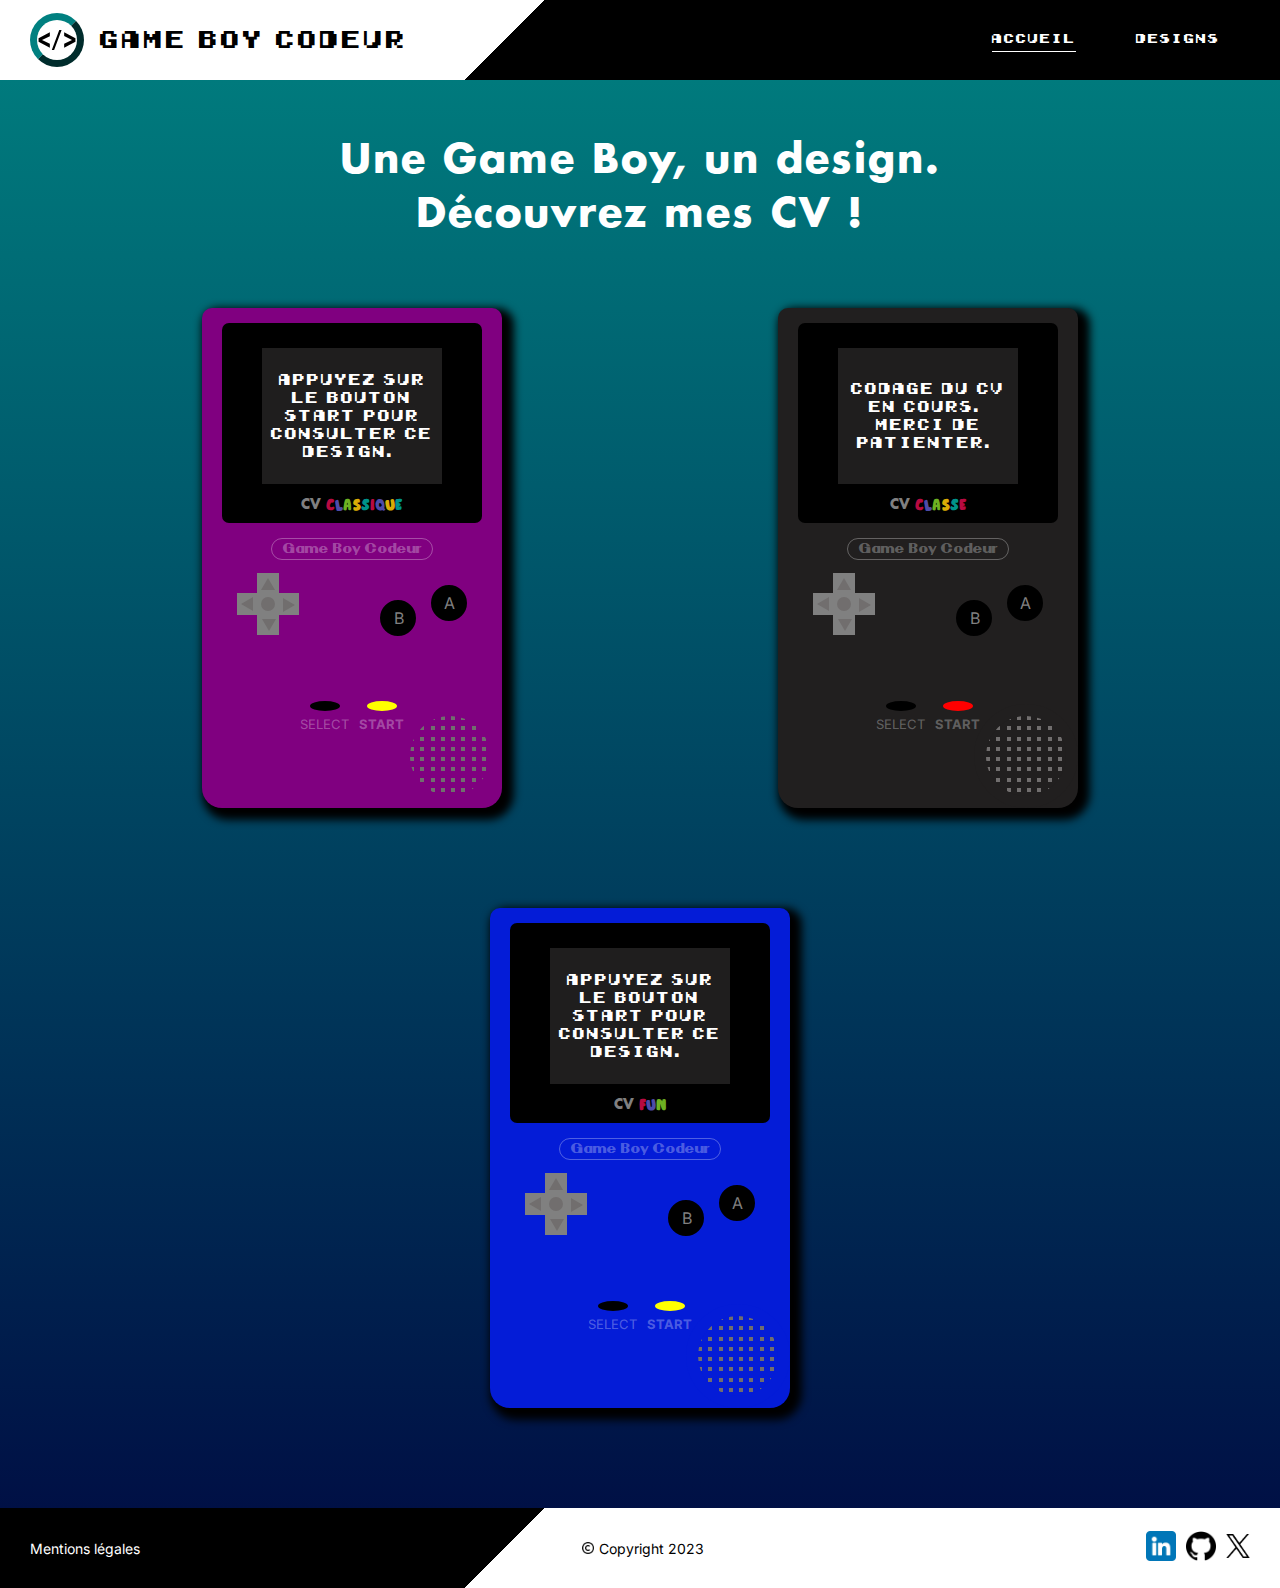
<file: index.html>
<!DOCTYPE html>
<html lang="fr">
<head>
    <meta charset="UTF-8">
    <meta name="description" content="Découvrez le profil de Martin Johnson, Game Designer. Passionné de jeux vidéos, 
    Martin Johnson a obtenu une licence écriture du Jeu Vidéo et effectué un stage de game design chez Ubisoft."> <!-- Décrire en 160 caractères environ -->
    <title>Accueil - Le Game Boy Codeur</title>
    <meta name="viewport" content="width=device-width, initial-scale=1.0">
    <link rel="stylesheet" href="style.css" type="text/css">
    <link rel="preconnect" href="https://fonts.googleapis.com">
    <link rel="preconnect" href="https://fonts.gstatic.com" crossorigin>
    <link href="https://fonts.googleapis.com/css2?family=Inter:wght@500&display=swap" rel="stylesheet">
    <!-- Favicon -->
    <link rel="apple-touch-icon" sizes="180x180" href="images/favicon-logo/apple-touch-icon.webp">
    <link rel="icon" type="image/png" sizes="32x32" href="images/favicon-logo/favicon-32x32.webp">
    <link rel="icon" type="image/png" sizes="16x16" href="images/favicon-logo/favicon-16x16.webp">
    <link rel="manifest" href="/site.webmanifest">
</head>
<body>
    <header>
        <div class="logo-nom">
            <a href="index.html">
                <img src="[data-uri]" alt="Logo du site des codeurs">
                <span id="title-header">Game Boy Codeur</span>
            </a>
        </div>
        <nav>
            <ul class="nav">
                <li><a class="active" href="index.html">Accueil</a></li>
                <li class="designs">Designs
                    <ul class="menu-deroulant">
                        <li><a href="cv-martin-johnson-classique.html">Classique</a></li>
                        <li><a href="#">Classe</a></li>
                        <li><a href="cv-martin-johnson-fun.html">Fun</a></li>
                    </ul>
                </li>
            </ul> 
        </nav>
    </header>
    <main>
        <h1 id="titre-principal-accueil">Une Game Boy, un design. Découvrez mes CV !</h1>

        <!-- Première console -->
        <div class="consoles">
            <div class="game-boy">
                <div class="tour-ecran">
                    <h2 class="titre-secondaire-accueil">CV <span class="l1">c</span><span class="l2">l</span><span class="l3">a</span><span class="l4">s</span><span class="l5">s</span><span class="l6">i</span><span class="l7">q</span><span class="l8">u</span><span class="l9">e</span></h2>
                    <div class="ecran">
                        <p>Appuyez sur le bouton <span class="indication">START</span> pour consulter ce design.</p>
                    </div>
                </div>
                <span class="marque">Game Boy Codeur</span>
                <div class="touches">
                    <div class="fond-croix">
                        <div class="croix">
                            <div class="fond"></div>
                            <div class="touche top"></div>
                            <div class="fond"></div>
                            <div class="touche left"></div>
                            <div class="touche center"></div>
                            <div class="touche right"></div>
                            <div class="fond"></div>
                            <div class="touche bottom"></div>
                            <div class="fond"></div>
                        </div>     
                    </div>
                    <div class="boutons">
                        <span class="bouton-b"></span>
                        <span class="bouton-a"></span>
                    </div>
                </div>
                <div class="boutons-select-start">
                    <div class="action">
                        <span class="bouton-ellipse"></span>
                        <span class="titre-bouton">Select</span>
                    </div>
                    <div class="action start">
                        <a href="cv-martin-johnson-classique.html" class="bouton-ellipse"></a>
                        <span class="titre-bouton">Start</span>
                    </div>
                </div>
                <div class="enceinte">
                    <div class="trou"></div>
                    <div class="trou"></div>
                    <div class="trou"></div>
                    <div class="trou"></div>
                    <div class="trou"></div>
                    <div class="trou"></div>
                    <div class="trou"></div>
                    <div class="trou"></div>
                    <div class="trou"></div>
                    <div class="trou"></div>
                    <div class="trou"></div>
                    <div class="trou"></div>
                    <div class="trou"></div>
                    <div class="trou"></div>
                    <div class="trou"></div>
                    <div class="trou"></div>
                    <div class="trou"></div>
                    <div class="trou"></div>
                    <div class="trou"></div>
                    <div class="trou"></div>
                    <div class="trou"></div>
                    <div class="trou"></div>
                    <div class="trou"></div>
                    <div class="trou"></div>
                    <div class="trou"></div>
                    <div class="trou"></div>
                    <div class="trou"></div>
                    <div class="trou"></div>
                    <div class="trou"></div>
                    <div class="trou"></div>
                    <div class="trou"></div>
                    <div class="trou"></div>
                    <div class="trou"></div>
                    <div class="trou"></div>
                    <div class="trou"></div>
                    <div class="trou"></div>
                    <div class="trou"></div>
                    <div class="trou"></div>
                    <div class="trou"></div>
                    <div class="trou"></div>
                    <div class="trou"></div>
                    <div class="trou"></div>
                    <div class="trou"></div>
                    <div class="trou"></div>
                    <div class="trou"></div>
                    <div class="trou"></div>
                    <div class="trou"></div>
                    <div class="trou"></div>
                    <div class="trou"></div>
                    <div class="trou"></div>
                    <div class="trou"></div>
                    <div class="trou"></div>
                    <div class="trou"></div>
                    <div class="trou"></div>
                    <div class="trou"></div>
                    <div class="trou"></div>
                    <div class="trou"></div>
                    <div class="trou"></div>
                    <div class="trou"></div>
                    <div class="trou"></div>
                    <div class="trou"></div>
                    <div class="trou"></div>
                    <div class="trou"></div>
                    <div class="trou"></div>
                </div>
            </div>

            <!-- Deuxième console -->
            <div class="game-boy classe">
                <div class="tour-ecran">
                    <h2 class="titre-secondaire-accueil">CV <span class="l1">c</span><span class="l2">l</span><span class="l3">a</span><span class="l4">s</span><span class="l5">s</span><span class="l6">e</span></h2>
                    <div class="ecran">
                        <p>Codage du CV en cours<span class="indication"></span>. Merci de patienter.</p>
                    </div>
                </div>
                <span class="marque">Game Boy Codeur</span>
                <div class="touches">
                    <div class="fond-croix">
                        <div class="croix">
                            <div class="fond"></div>
                            <div class="touche top"></div>
                            <div class="fond"></div>
                            <div class="touche left"></div>
                            <div class="touche center"></div>
                            <div class="touche right"></div>
                            <div class="fond"></div>
                            <div class="touche bottom"></div>
                            <div class="fond"></div>
                        </div>    
                    </div>
                    <div class="boutons">
                        <span class="bouton-b"></span>
                        <span class="bouton-a"></span>
                    </div>
                </div>
                <div class="boutons-select-start">
                    <div class="action">
                        <span class="bouton-ellipse"></span>
                        <span class="titre-bouton">Select</span>
                    </div>
                    <div class="action start">
                        <a href="#" class="bouton-ellipse"></a>
                        <span class="titre-bouton">START</span>
                    </div>
                </div>
                <div class="enceinte">
                    <div class="trou"></div>
                    <div class="trou"></div>
                    <div class="trou"></div>
                    <div class="trou"></div>
                    <div class="trou"></div>
                    <div class="trou"></div>
                    <div class="trou"></div>
                    <div class="trou"></div>
                    <div class="trou"></div>
                    <div class="trou"></div>
                    <div class="trou"></div>
                    <div class="trou"></div>
                    <div class="trou"></div>
                    <div class="trou"></div>
                    <div class="trou"></div>
                    <div class="trou"></div>
                    <div class="trou"></div>
                    <div class="trou"></div>
                    <div class="trou"></div>
                    <div class="trou"></div>
                    <div class="trou"></div>
                    <div class="trou"></div>
                    <div class="trou"></div>
                    <div class="trou"></div>
                    <div class="trou"></div>
                    <div class="trou"></div>
                    <div class="trou"></div>
                    <div class="trou"></div>
                    <div class="trou"></div>
                    <div class="trou"></div>
                    <div class="trou"></div>
                    <div class="trou"></div>
                    <div class="trou"></div>
                    <div class="trou"></div>
                    <div class="trou"></div>
                    <div class="trou"></div>
                    <div class="trou"></div>
                    <div class="trou"></div>
                    <div class="trou"></div>
                    <div class="trou"></div>
                    <div class="trou"></div>
                    <div class="trou"></div>
                    <div class="trou"></div>
                    <div class="trou"></div>
                    <div class="trou"></div>
                    <div class="trou"></div>
                    <div class="trou"></div>
                    <div class="trou"></div>
                    <div class="trou"></div>
                    <div class="trou"></div>
                    <div class="trou"></div>
                    <div class="trou"></div>
                    <div class="trou"></div>
                    <div class="trou"></div>
                    <div class="trou"></div>
                    <div class="trou"></div>
                    <div class="trou"></div>
                    <div class="trou"></div>
                    <div class="trou"></div>
                    <div class="trou"></div>
                    <div class="trou"></div>
                    <div class="trou"></div>
                    <div class="trou"></div>
                    <div class="trou"></div>
                </div>
            </div>

            <!-- Troisième console -->
            <div class="game-boy fun">
                <div class="tour-ecran">
                    <h2 class="titre-secondaire-accueil">CV <span class="l1">f</span><span class="l2">u</span><span class="l3">n</span></h2>
                    <div class="ecran">
                        <p>Appuyez sur le bouton <span class="indication">START</span> pour consulter ce design.</p>
                    </div> <!-- En vue d'une animation -->
                </div>
                <span class="marque">Game Boy Codeur</span>
                <div class="touches">
                    <div class="fond-croix">
                        <div class="croix">
                            <div class="fond"></div>
                            <div class="touche top"></div>
                            <div class="fond"></div>
                            <div class="touche left"></div>
                            <div class="touche center"></div>
                            <div class="touche right"></div>
                            <div class="fond"></div>
                            <div class="touche bottom"></div>
                            <div class="fond"></div>
                        </div>      
                    </div>
                    <div class="boutons">
                        <span class="bouton-b"></span>
                        <span class="bouton-a"></span>
                    </div>
                </div>
                <div class="boutons-select-start">
                    <div class="action">
                        <span class="bouton-ellipse"></span>
                        <span class="titre-bouton">Select</span>
                    </div>
                    <div class="action start">
                        <a href="cv-martin-johnson-fun.html" class="bouton-ellipse"></a>
                        <span class="titre-bouton">Start</span>
                    </div>
                </div>
                <div class="enceinte">
                    <div class="trou"></div>
                    <div class="trou"></div>
                    <div class="trou"></div>
                    <div class="trou"></div>
                    <div class="trou"></div>
                    <div class="trou"></div>
                    <div class="trou"></div>
                    <div class="trou"></div>
                    <div class="trou"></div>
                    <div class="trou"></div>
                    <div class="trou"></div>
                    <div class="trou"></div>
                    <div class="trou"></div>
                    <div class="trou"></div>
                    <div class="trou"></div>
                    <div class="trou"></div>
                    <div class="trou"></div>
                    <div class="trou"></div>
                    <div class="trou"></div>
                    <div class="trou"></div>
                    <div class="trou"></div>
                    <div class="trou"></div>
                    <div class="trou"></div>
                    <div class="trou"></div>
                    <div class="trou"></div>
                    <div class="trou"></div>
                    <div class="trou"></div>
                    <div class="trou"></div>
                    <div class="trou"></div>
                    <div class="trou"></div>
                    <div class="trou"></div>
                    <div class="trou"></div>
                    <div class="trou"></div>
                    <div class="trou"></div>
                    <div class="trou"></div>
                    <div class="trou"></div>
                    <div class="trou"></div>
                    <div class="trou"></div>
                    <div class="trou"></div>
                    <div class="trou"></div>
                    <div class="trou"></div>
                    <div class="trou"></div>
                    <div class="trou"></div>
                    <div class="trou"></div>
                    <div class="trou"></div>
                    <div class="trou"></div>
                    <div class="trou"></div>
                    <div class="trou"></div>
                    <div class="trou"></div>
                    <div class="trou"></div>
                    <div class="trou"></div>
                    <div class="trou"></div>
                    <div class="trou"></div>
                    <div class="trou"></div>
                    <div class="trou"></div>
                    <div class="trou"></div>
                    <div class="trou"></div>
                    <div class="trou"></div>
                    <div class="trou"></div>
                    <div class="trou"></div>
                    <div class="trou"></div>
                    <div class="trou"></div>
                    <div class="trou"></div>
                    <div class="trou"></div>
                </div>
            </div>
    </div>

    </main>
        <footer>
                <a href="#" class="mentions">Mentions légales</a>
                <div class="copyright">
                <img src="images/droits-dauteur.webp" alt="icône Copyright"><span >Copyright 2023</span>
                </div>
                <div class="reseaux-sociaux">
                    <a href="https://www.linkedin.com/"><img src="images/linkedin.webp" alt="Logo de LinkedIn"></a>
                    <a href="https://github.com/"><img src="images/github.webp" alt="Logo de GitHub"></a>
                    <a href="https://twitter.com/tweeter"><img class="twitter" src="images/twitter.webp" alt="Logo de X"></a>
                </div>
        </footer>
</body>
</html>
</file>
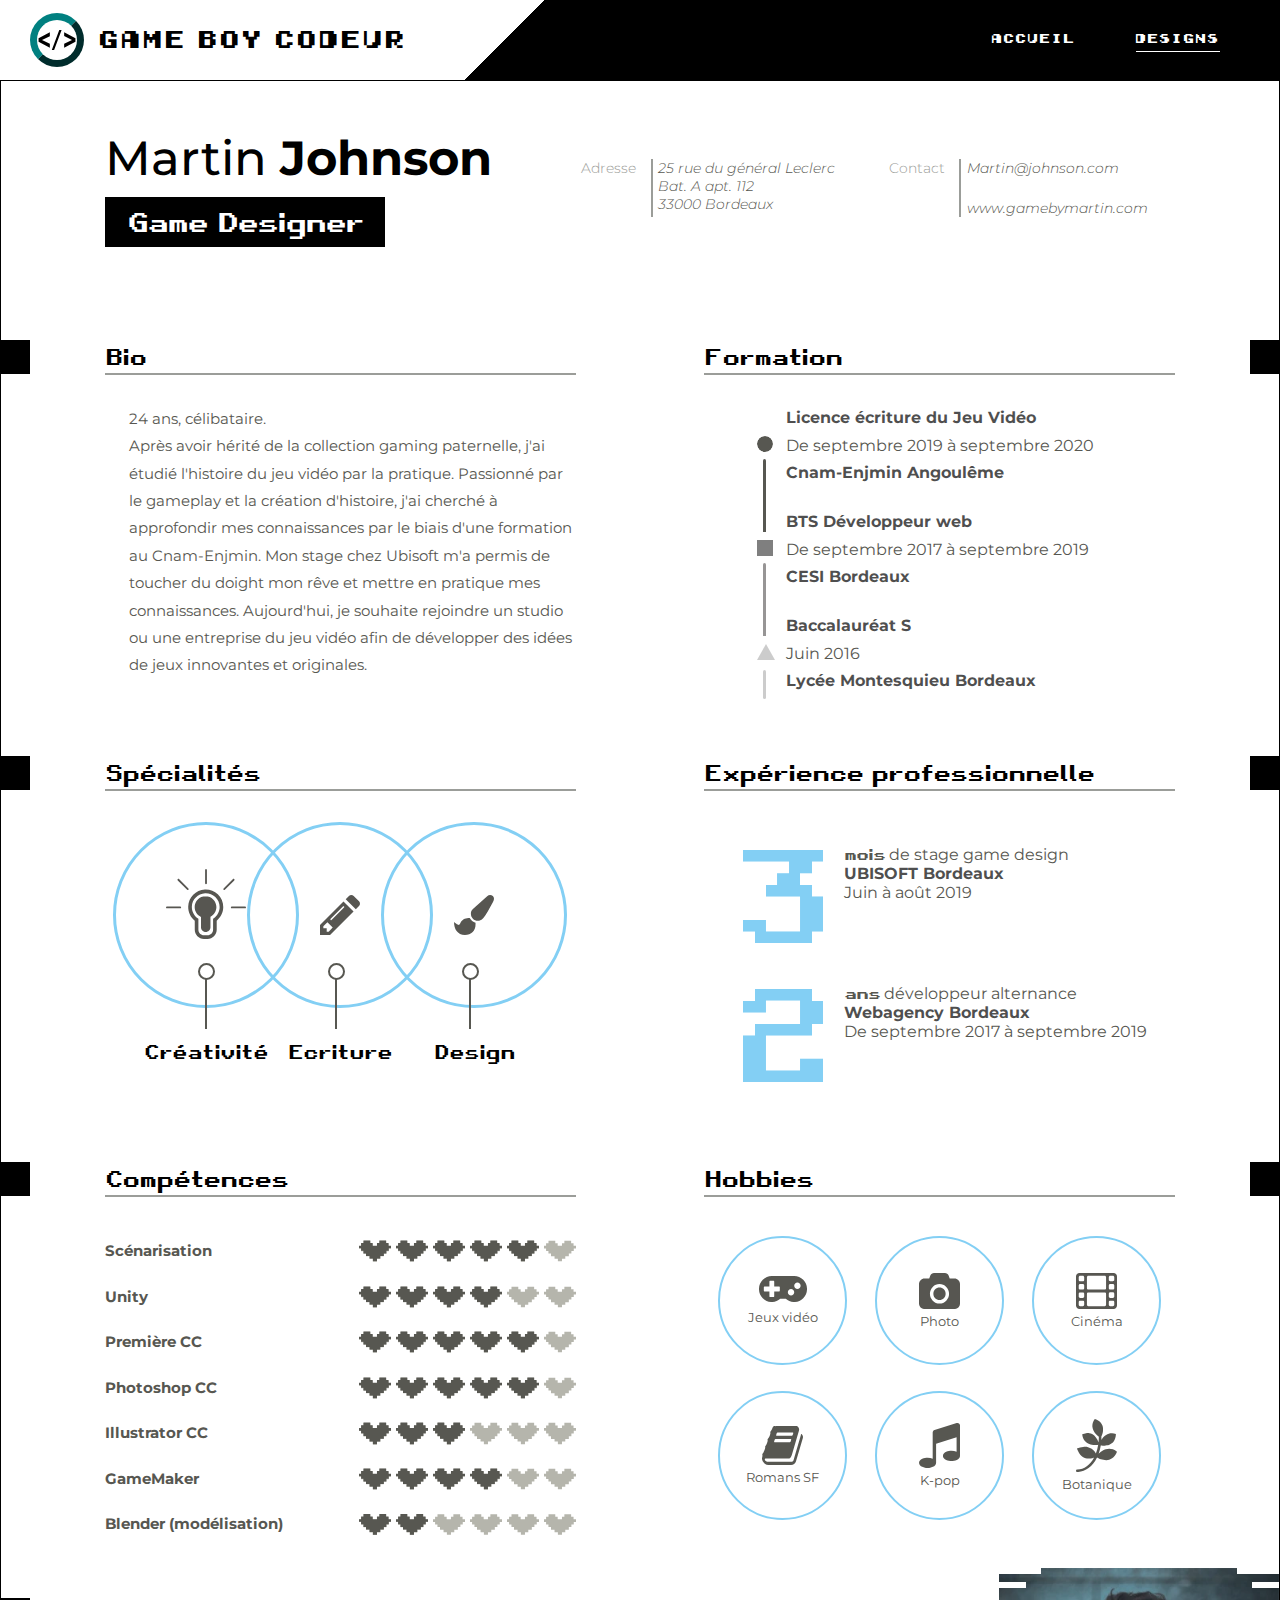
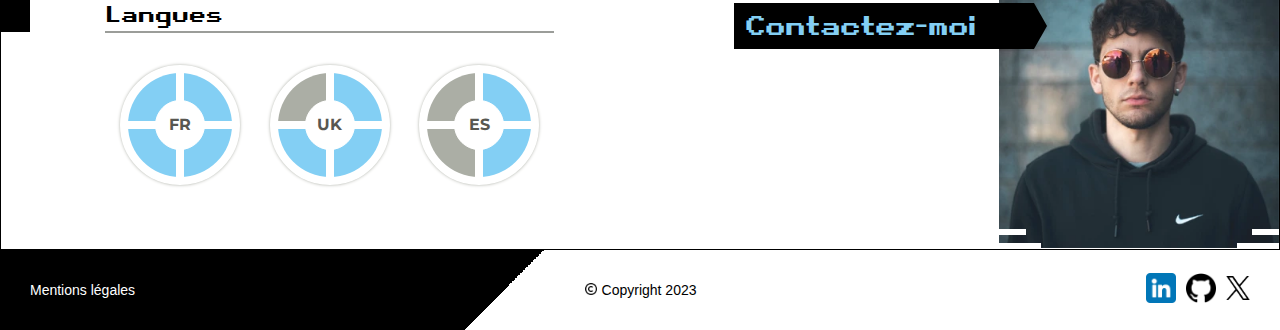
<file: cv-martin-johnson-classique.html>
<!DOCTYPE html>
<html lang="fr">
<head>
    <meta charset="UTF-8">
    <meta name="description" content="Découvrez le profil de Martin Johnson, Game Designer. Passionné de jeux vidéos, 
    Martin Johnson a obtenu une licence écriture du Jeu Vidéo et effectué un stage de game design chez Ubisoft."> <!-- Décrire en 160 caractères environ -->
    <title>CV Martin Johnson Game Designer</title>
    <meta name="viewport" content="width=device-width, initial-scale=1.0">
    <link rel="stylesheet" href="style.css" type="text/css">
    <link rel="stylesheet" href="cv-martin-johnson-classique.css" type="text/css">
    <link rel="preconnect" href="https://fonts.googleapis.com">
    <link rel="preconnect" href="https://fonts.googleapis.com">
    <link rel="preconnect" href="https://fonts.gstatic.com" crossorigin>
    <link href="https://fonts.googleapis.com/css2?family=Montserrat:ital,wght@0,100;0,300;0,500;0,600;0,700;1,300&display=swap" rel="stylesheet">
    <!-- Favicon -->
    <link rel="apple-touch-icon" sizes="180x180" href="images/favicon-logo/apple-touch-icon.webp">
    <link rel="icon" type="image/png" sizes="32x32" href="images/favicon-logo/favicon-32x32.webp">
    <link rel="icon" type="image/png" sizes="16x16" href="images/favicon-logo/favicon-16x16.webp">
    <link rel="manifest" href="/site.webmanifest">
</head>
<body>
    <header> 
        <div class="logo-nom">
            <a href="index.html">
                <img src="[data-uri]" alt="Logo du site des codeurs">
                <span id="title-header">Game Boy Codeur</span>
            </a>
        </div>
        <nav>
            <ul class="nav">
                <li><a href="index.html">Accueil</a></li>
                <li class="designs active">Designs
                    <ul class="menu-deroulant">
                        <li class="active"><a href="cv-martin-johnson-classique.html">Classique</a></li>
                        <li><a href="#">Classe</a></li>
                        <li><a href="cv-martin-johnson-fun.html">Fun</a></li>
                    </ul>
                </li>
            </ul> 
        </nav>
    </header>
    <div class="container">
        <div id="infos-contact" class="header-cv"> 
            <div id="entete">
                <h1 id="titre-cv">Martin <span class="plus-visible">Johnson</span></h1> 
                <h2 class="project">Game Designer</h2>
            </div>
            <address> 
                <div class="header-contact">
                    <span class="title">Adresse</span>
                    <div class="coordonnees">
                        <a href="https://maps.app.goo.gl/Ns6v85nVUT2A5e1c7" title="Consulter l'adresse de Martin Johnson sur Google Map">
                            25 rue du général Leclerc<br> 
                            Bat. A apt. 112<br>
                            33000 Bordeaux
                        </a>
                    </div>
                </div>
                <div class="header-contact">
                    <span class="title">Contact</span>
                    <div class="coordonnees">
                        <a class="email" href="mailto:martin@johnson.com" title="Envoyer un mail à Martin Johnson">Martin@johnson.com</a>
                        <a href="#" title="Visiter le site de Martin Johnson">www.gamebymartin.com</a>
                    </div>
                </div>
            </address>
        </div>
        <main>
            <div class="ligne">
                <section class="bio">
                    <h3>Bio</h3>
                    <p>24 ans, célibataire.<br>
                        Après avoir hérité de la collection gaming paternelle, 
                        j'ai étudié l'histoire du jeu vidéo par la pratique. 
                        Passionné par le gameplay et la création d'histoire, 
                        j'ai cherché à approfondir mes connaissances par le biais 
                        d'une formation au Cnam-Enjmin. Mon stage chez Ubisoft m'a 
                        permis de toucher du doight mon rêve et mettre en pratique 
                        mes connaissances. Aujourd'hui, je souhaite rejoindre un 
                        studio ou une entreprise du jeu vidéo afin de développer des 
                        idées de jeux innovantes et originales.
                    </p>
                </section>
                <section class="formation">
                    <h3>Formation</h3>
                    <ol>
                        <li class="licence">
                            <h4 class="diplome">Licence écriture du Jeu Vidéo</h4>
                            <span class="periode">De septembre 2019 à septembre 2020</span>
                            <span class="organisme">Cnam-Enjmin Angoulême</span>
                        </li>
                        <li class="bts">
                            <h4 class="diplome">BTS Développeur web</h4>
                            <span class="periode">De septembre 2017 à septembre 2019</span>
                            <span class="organisme">CESI Bordeaux</span>
                        </li>
                        <li class="baccalaureat">
                            <h4 class="diplome">Baccalauréat S</h4>
                            <span class="periode">Juin 2016</span>
                            <span class="organisme">Lycée Montesquieu Bordeaux</span>
                        </li>
                    </ol>
                </section>
            </div> 
            
            <div class="ligne">
                <section class="specialites">
                        <h3>Spécialités</h3>
                        <div class="specialite-ensemble">
                            <div class="specialite-detail">
                                <div class="cercle-specialite ampoule"></div>
                                <div class="petit-rond"></div>
                                <span class="intitule">Créativité</span>
                            </div>
                            <div class="specialite-detail">
                                <div class="cercle-specialite crayon"></div>
                                <div class="petit-rond"></div>
                                <span class="intitule">Ecriture</span>
                            </div>
                            <div class="specialite-detail">
                                <div class="cercle-specialite pinceau"></div>
                                <div class="petit-rond"></div>
                                <span class="intitule">Design</span>
                            </div>
                        </div>   
                </section>  
                <section class="experience">
                    <h3>Expérience professionnelle</h3>
                    <ol>
                        <li id="ubisoft">
                            <span class="nombre">3</span>
                            <span class="periode"><span class="unite">mois</span> de stage game design</span>
                            <span class="organisme">UBISOFT Bordeaux</span>
                            <span class="periode">Juin à août 2019</span>
                        </li>
                        <li id="webagency">
                            <span class="nombre">2</span>
                            <span class="periode"><span class="unite">ans</span> développeur alternance</span>
                            <span class="organisme">Webagency Bordeaux</span>
                            <span class="periode">De septembre 2017 à septembre 2019</span>
                        </li>
                    </ol>
                </section>
            </div>

            <div class="ligne">
                <section class="competence">
                    <h3>Compétences</h3>
                    <ul>
                        <li><span>Scénarisation</span>
                            <div class="niveau"> 
                                <img class="coeur-gris-fonce" src="images/coeur1.svg" alt="Coeur gris foncé pixelisé">
                                <img class="coeur-gris-fonce" src="images/coeur1.svg" alt="Coeur gris foncé pixelisé">
                                <img class="coeur-gris-fonce" src="images/coeur1.svg" alt="Coeur gris foncé pixelisé">
                                <img class="coeur-gris-fonce" src="images/coeur1.svg" alt="Coeur gris foncé pixelisé">
                                <img class="coeur-gris-fonce" src="images/coeur1.svg" alt="Coeur gris foncé pixelisé">
                                <img class="coeur-gris-clair" src="images/coeur2.svg" alt="Coeur gris clair pixelisé">
                            </div>
                        </li>
                        <li><span>Unity</span>
                            <div class="niveau">
                                <img class="coeur-gris-fonce" src="images/coeur1.svg" alt="Coeur gris foncé pixelisé">
                                <img class="coeur-gris-fonce" src="images/coeur1.svg" alt="Coeur gris foncé pixelisé">
                                <img class="coeur-gris-fonce" src="images/coeur1.svg" alt="Coeur gris foncé pixelisé">
                                <img class="coeur-gris-fonce" src="images/coeur1.svg" alt="Coeur gris foncé pixelisé">
                                <img class="coeur-gris-fonce" src="images/coeur2.svg" alt="Coeur gris clair pixelisé">
                                <img class="coeur-gris-clair" src="images/coeur2.svg" alt="Coeur gris clair pixelisé">
                            </div>
                        </li>
                        <li><span>Première CC</span>
                            <div class="niveau">
                                <img class="coeur-gris-fonce" src="images/coeur1.svg" alt="Coeur gris foncé pixelisé">
                                <img class="coeur-gris-fonce" src="images/coeur1.svg" alt="Coeur gris foncé pixelisé">
                                <img class="coeur-gris-fonce" src="images/coeur1.svg" alt="Coeur gris foncé pixelisé">
                                <img class="coeur-gris-fonce" src="images/coeur1.svg" alt="Coeur gris foncé pixelisé">
                                <img class="coeur-gris-fonce" src="images/coeur1.svg" alt="Coeur gris foncé pixelisé">
                                <img class="coeur-gris-clair" src="images/coeur2.svg" alt="Coeur gris clair pixelisé">
                            </div>
                        </li>
                        <li><span>Photoshop CC</span>
                            <div class="niveau">
                                <img class="coeur-gris-fonce" src="images/coeur1.svg" alt="Coeur gris foncé pixelisé">
                                <img class="coeur-gris-fonce" src="images/coeur1.svg" alt="Coeur gris foncé pixelisé">
                                <img class="coeur-gris-fonce" src="images/coeur1.svg" alt="Coeur gris foncé pixelisé">
                                <img class="coeur-gris-fonce" src="images/coeur1.svg" alt="Coeur gris foncé pixelisé">
                                <img class="coeur-gris-fonce" src="images/coeur1.svg" alt="Coeur gris foncé pixelisé">
                                <img class="coeur-gris-clair" src="images/coeur2.svg" alt="Coeur gris clair pixelisé">
                            </div>
                        </li>
                        <li><span>Illustrator CC</span>
                            <div class="niveau">
                                <img class="coeur-gris-fonce" src="images/coeur1.svg" alt="Coeur gris foncé pixelisé">
                                <img class="coeur-gris-fonce" src="images/coeur1.svg" alt="Coeur gris foncé pixelisé">
                                <img class="coeur-gris-fonce" src="images/coeur1.svg" alt="Coeur gris foncé pixelisé">
                                <img class="coeur-gris-fonce" src="images/coeur2.svg" alt="Coeur gris clair pixelisé">
                                <img class="coeur-gris-fonce" src="images/coeur2.svg" alt="Coeur gris clair pixelisé">
                                <img class="coeur-gris-clair" src="images/coeur2.svg" alt="Coeur gris clair pixelisé">
                            </div>
                        </li>
                        <li><span>GameMaker</span>
                            <div class="niveau">
                                <img class="coeur-gris-fonce" src="images/coeur1.svg" alt="Coeur gris foncé pixelisé">
                                <img class="coeur-gris-fonce" src="images/coeur1.svg" alt="Coeur gris foncé pixelisé">
                                <img class="coeur-gris-fonce" src="images/coeur1.svg" alt="Coeur gris foncé pixelisé">
                                <img class="coeur-gris-fonce" src="images/coeur1.svg" alt="Coeur gris foncé pixelisé">
                                <img class="coeur-gris-fonce" src="images/coeur2.svg" alt="Coeur gris clair pixelisé">
                                <img class="coeur-gris-clair" src="images/coeur2.svg" alt="Coeur gris clair pixelisé">
                            </div>
                        </li>
                        <li id="modelisation"><span>Blender (modélisation)</span>
                            <div class="niveau">
                                <img class="coeur-gris-fonce" src="images/coeur1.svg" alt="Coeur gris foncé pixelisé">
                                <img class="coeur-gris-fonce" src="images/coeur1.svg" alt="Coeur gris foncé pixelisé">
                                <img class="coeur-gris-fonce" src="images/coeur2.svg" alt="Coeur gris clair pixelisé">
                                <img class="coeur-gris-fonce" src="images/coeur2.svg" alt="Coeur gris clair pixelisé">
                                <img class="coeur-gris-fonce" src="images/coeur2.svg" alt="Coeur gris clair pixelisé">
                                <img class="coeur-gris-clair" src="images/coeur2.svg" alt="Coeur gris clair pixelisé">
                            </div>
                        </li>
                    </ul>
                </section>
                <section class="hobbies">
                    <h3>Hobbies</h3>
                    <div class="hobbies-ligne">
                        <figure class="jeux"><img id="manette" src="images/manette.svg" alt="Icône d'une manettre de jeu vidéo"><figcaption>Jeux vidéo</figcaption></figure> 
                        <figure class="photo"><img class="icone-hobbies" src="images/appareil-photo.svg" alt="Icône d'un appareil photo"><figcaption>Photo</figcaption></figure>
                        <figure class="cinema"><img class="icone-hobbies" src="images/cinema.svg" alt="Icône d'une bande image de cinéma"><figcaption>Cinéma</figcaption></figure>
                    </div>
                    <div class="hobbies-ligne">
                        <figure class="roman"><img class="icone-hobbies" src="images/livre.svg" alt="Icône d'un livre"><figcaption>Romans SF</figcaption></figure>
                        <figure class="k-pop"><img class="icone-hobbies" src="images/musique.svg" alt="Icône représentant une note de musique"><figcaption>K-pop</figcaption></figure>
                        <figure class="botanique"><img class="icone-hobbies" src="images/feuille.svg" alt="Icône représentant une feuille"><figcaption>Botanique</figcaption></figure>
                    </div>
                </section>
            </div>
            <div class="ligne">
                <section class="langues">
                    <h3>Langues</h3>
                    <div class="cibles">
                        <div class="cercle-langue fr">
                            <div class="quarter"></div>
                            <div class="quarter"></div>
                            <div class="quarter"></div>  
                            <div class="quarter"></div>
                            <div class="center">
                                <span>fr</span>
                            </div>
                        </div>
                        <div class="cercle-langue uk">
                            <div class="quarter gris"></div>
                            <div class="quarter"></div>
                            <div class="quarter"></div> 
                            <div class="quarter"></div>
                            <div class="center">
                                <span>uk</span>
                            </div>
                        </div>
                        <div class="cercle-langue es">
                            <div class="quarter gris"></div>
                            <div class="quarter"></div>
                            <div class="quarter gris"></div> 
                            <div class="quarter"></div>
                            <div class="center">
                                <span>es</span>
                            </div>
                        </div>
                    </div>  
                </section>
            </div>
            <div class="photo-contact">
                <div class="photo-container">
                    <img id="portrait" src="images/portrait-martin.webp" alt="Photographie de Martin Johnson">
                    <a href="#infos-contact" title="Accéder aux informations de contact"><span id="contact">Contactez-moi</span></a> 
                    <span class="grande top-left"></span>
                    <span class="top-left"></span>
                    <span class="grande top-right"></span>  
                    <span class="top-right"></span>   
                    <span class="grande bottom-right"></span>
                    <span class="bottom-right"></span>
                    <span class="grande bottom-left"></span>     
                    <span class="bottom-left"></span>
                </div>  
            </div>
        </main>
    </div>
    <footer>
        <a href="#" class="mentions">Mentions légales</a>
        <div class="copyright">
        <img src="images/droits-dauteur.webp" alt="icône Copyright"><span >Copyright 2023</span>
        </div>
        <div class="reseaux-sociaux">
            <a href="https://www.linkedin.com/"><img src="images/linkedin.webp" alt="Logo de LinkedIn"></a>
            <a href="https://github.com/"><img src="images/github.webp" alt="Logo de GitHub"></a>
            <a href="https://twitter.com/tweeter"><img class="twitter" src="images/twitter.webp" alt="Logo de X"></a>
        </div>
    </footer>
</body>
</html>
</file>
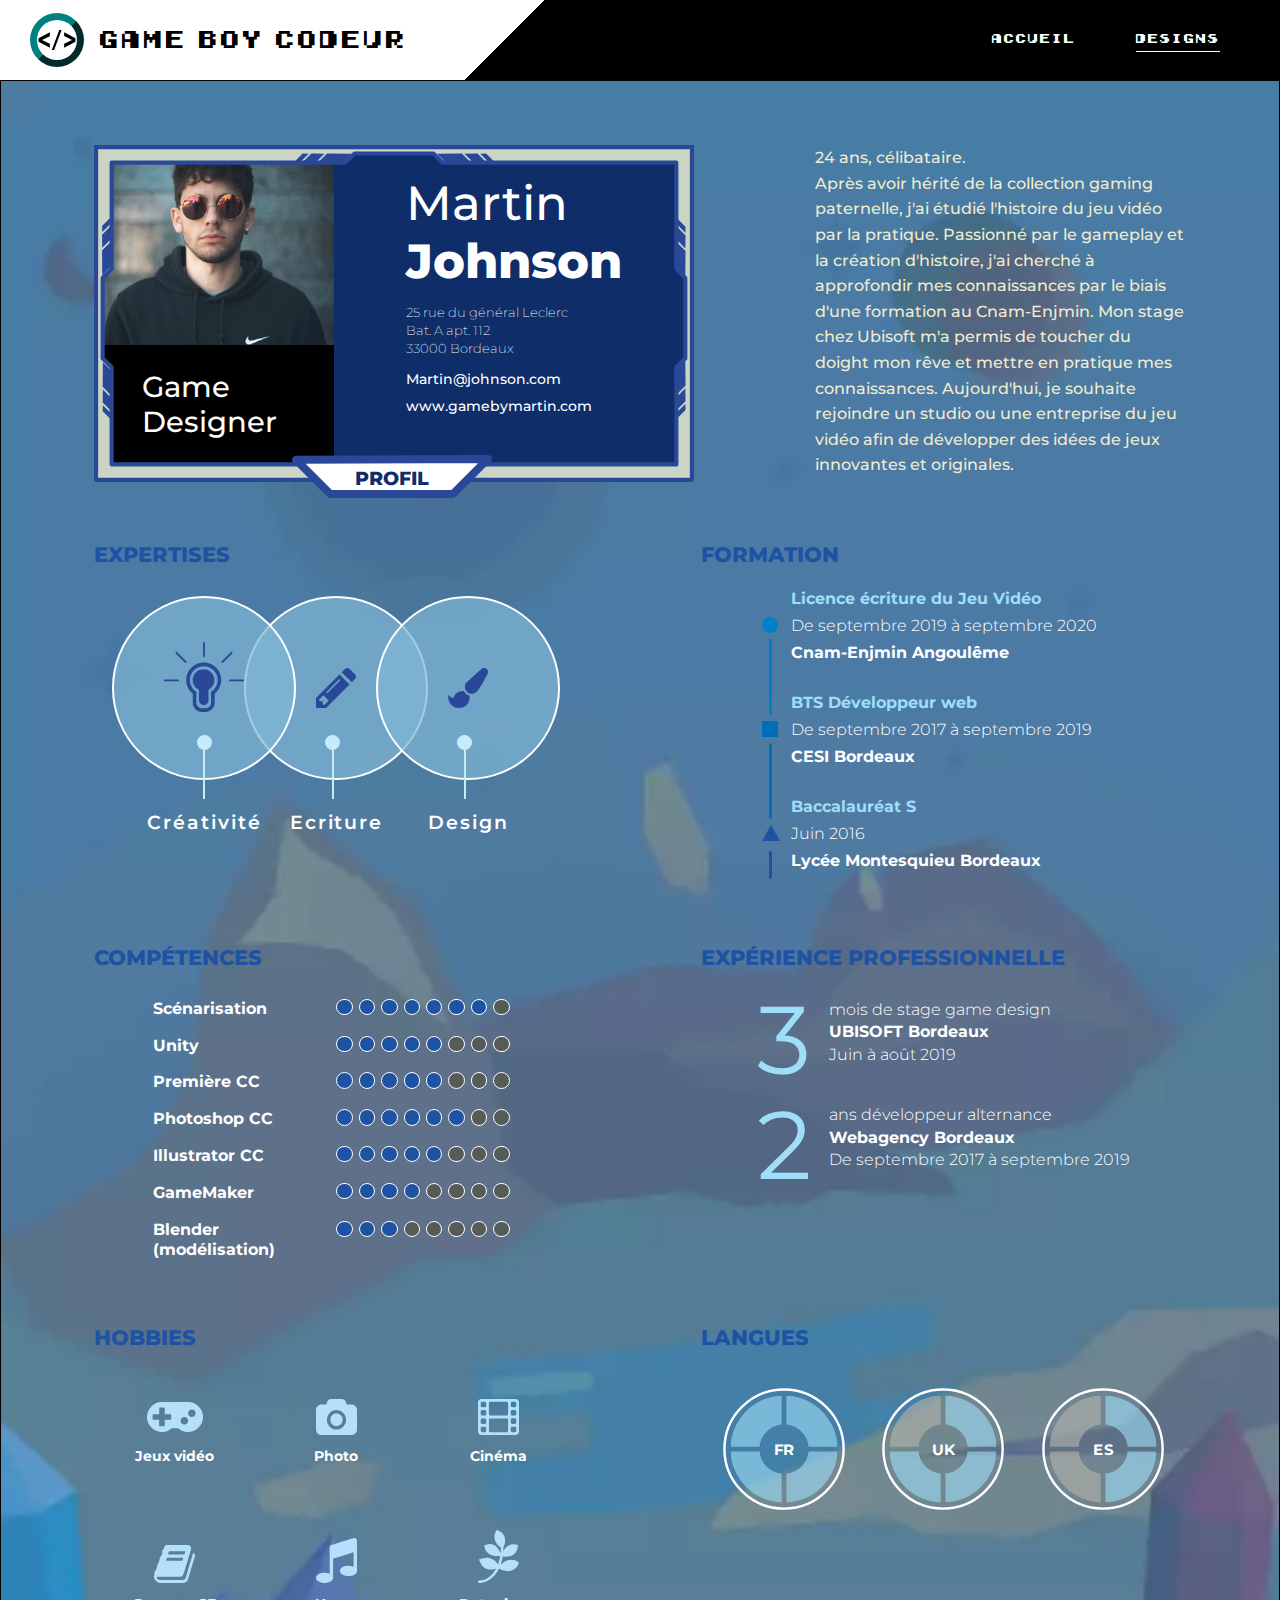
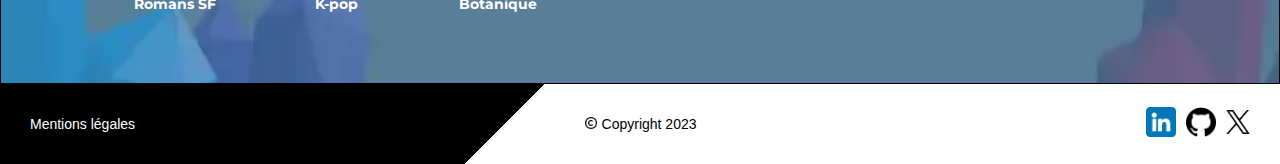
<file: cv-martin-johnson-fun.html>
<!DOCTYPE html>
<html lang="fr">
<head>
    <meta charset="UTF-8">
    <meta name="description" content="Découvrez le profil de Martin Johnson, Game Designer. Passionné de jeux vidéos, 
    Martin Johnson a obtenu une licence écriture du Jeu Vidéo et effectué un stage de game design chez Ubisoft."> 
    <title>CV Game designer Martin Johnson</title>
    <meta name="viewport" content="width=device-width, initial-scale=1.0">
    <link rel="stylesheet" href="style.css" type="text/css">
    <link rel="stylesheet" href="cv-martin-johnson-fun.css" type="text/css">
    <link rel="preconnect" href="https://fonts.googleapis.com">
    <link rel="preconnect" href="https://fonts.gstatic.com" crossorigin>
    <link href="https://fonts.googleapis.com/css2?family=Montserrat:wght@200;300;400;500;600;700;800&display=swap" rel="stylesheet">
    <!-- Favicon -->
    <link rel="apple-touch-icon" sizes="180x180" href="images/favicon-logo/apple-touch-icon.webp">
    <link rel="icon" type="image/png" sizes="32x32" href="images/favicon-logo/favicon-32x32.webp">
    <link rel="icon" type="image/png" sizes="16x16" href="images/favicon-logo/favicon-16x16.webp">
    <link rel="manifest" href="/site.webmanifest">
</head>
<body>
    <header>
        <div class="logo-nom">
            <a href="index.html">
                <img src="[data-uri]" alt="Logo du site des codeurs">
                <span id="title-header">Game Boy Codeur</span>
            </a>
        </div>
        <nav>
            <ul class="nav">
                <li><a href="index.html">Accueil</a></li>
                <li class="designs active">Designs
                    <ul class="menu-deroulant">
                        <li><a href="cv-martin-johnson-classique.html">Classique</a></li>
                        <li><a href="#">Classe</a></li>
                        <li class="active"><a href="cv-martin-johnson-fun.html">Fun</a></li>
                    </ul>
                </li>
            </ul> 
        </nav>
    </header>
    <div class="container">
    <section id="header-cv">
                    <div class="cadre">
                        
                        <div class="coordonnees">
                            <h1>Martin <span class="plus-visible">Johnson</span></h1>
                            <address>
                                <a class="adresse" href="https://maps.app.goo.gl/Ns6v85nVUT2A5e1c7">
                                    25 rue du général Leclerc<br>
                                    Bat. A apt. 112<br>
                                    33000 Bordeaux
                                </a>
                                <a class="email" href="mailto:martin@johnson.com">Martin@johnson.com</a>
                                <a class="site" href="www.gamebymartin.com">www.gamebymartin.com</a>
                            </address>
                        </div>
                        <div class="portrait"></div>
                        <div class="projet">
                            <h2 class="projet">Game Designer</h2>
                        </div>
                        <img class="joli-cadre" src="images/cadre.svg" alt="Cadre beige et bleu entourant les informations personnelles de Martin Johnson">
                        <div class="profil">
                            <span>Profil</span>  
                        </div>
                    </div>
          
            <p>24 ans, célibataire.<br>
                Après avoir hérité de la collection gaming paternelle, 
                j'ai étudié l'histoire du jeu vidéo par la pratique. 
                Passionné par le gameplay et la création d'histoire, 
                j'ai cherché à approfondir mes connaissances par le biais 
                d'une formation au Cnam-Enjmin. Mon stage chez Ubisoft m'a 
                permis de toucher du doight mon rêve et mettre en pratique 
                mes connaissances. Aujourd'hui, je souhaite rejoindre un 
                studio ou une entreprise du jeu vidéo afin de développer des
                idées de jeux innovantes et originales.
            </p>
    </section>
    <main>
        <div class="ligne">
            <section class="expertise">
                <h3>Expertises</h3>
                <div class="expertise-ensemble">
                    <div class="expertise-detail">
                        <div class="cercle-expertise ampoule"></div>
                        <div class="petit-rond"></div>
                        <span class="intitule">Créativité</span>
                    </div>
                    <div class="expertise-detail">
                        <div class="cercle-expertise crayon"></div>
                        <div class="petit-rond"></div>
                        <span class="intitule">Ecriture</span>
                    </div>
                    <div class="expertise-detail">
                        <div class="cercle-expertise pinceau"></div>
                        <div class="petit-rond"></div>
                        <span class="intitule">Design</span>
                    </div>
                </div>
            </section>
            <section class="formation">
                <h3>Formation</h3>
                <ol>
                    <li class="licence">
                        <h4 class="diplome">Licence écriture du Jeu Vidéo</h4>
                        <span class="periode">De septembre 2019 à septembre 2020</span>
                        <span class="organisme">Cnam-Enjmin Angoulême</span>
                    </li>
                    <li class="bts">
                        <h4 class="diplome">BTS Développeur web</h4>
                        <span class="periode">De septembre 2017 à septembre 2019</span>
                        <span class="organisme">CESI Bordeaux</span>
                    </li>
                    <li class="baccalaureat">
                        <h4 class="diplome">Baccalauréat S</h4>
                        <span class="periode">Juin 2016</span>
                        <span class="organisme">Lycée Montesquieu Bordeaux</span>
                    </li>
                </ol>
            </section>
        </div> 
        
        <div class="ligne">
            <section class="competence">
                <h3>Compétences</h3>
                <ul>
                    <li><span>Scénarisation</span>
                        <div class="niveau">
                            <span class="rond"></span>
                            <span class="rond"></span>
                            <span class="rond"></span>
                            <span class="rond"></span>
                            <span class="rond"></span>
                            <span class="rond"></span>
                            <span class="rond"></span>
                            <span class="rond gris"></span>
                        </div>
                    </li>
                    <li><span>Unity</span>
                        <div class="niveau">
                            <span class="rond"></span>
                            <span class="rond"></span>
                            <span class="rond"></span>
                            <span class="rond"></span>
                            <span class="rond"></span>
                            <span class="rond gris"></span>
                            <span class="rond gris"></span>
                            <span class="rond gris"></span>
                        </div>
                    </li>
                    <li><span>Première CC</span>
                        <div class="niveau">
                            <span class="rond"></span>
                            <span class="rond"></span>
                            <span class="rond"></span>
                            <span class="rond"></span>
                            <span class="rond"></span>
                            <span class="rond gris"></span>
                            <span class="rond gris"></span>
                            <span class="rond gris"></span>
                        </div>
                    </li>
                    <li><span>Photoshop CC</span>
                        <div class="niveau">
                            <span class="rond"></span>
                            <span class="rond"></span>
                            <span class="rond"></span>
                            <span class="rond"></span>
                            <span class="rond"></span>
                            <span class="rond"></span>
                            <span class="rond gris"></span>
                            <span class="rond gris"></span>
                        </div>
                    </li>
                    <li><span>Illustrator CC</span>
                        <div class="niveau">
                            <span class="rond"></span>
                            <span class="rond"></span>
                            <span class="rond"></span>
                            <span class="rond"></span>
                            <span class="rond"></span>
                            <span class="rond gris"></span>
                            <span class="rond gris"></span>
                            <span class="rond gris"></span>
                        </div>
                    </li>
                    <li><span>GameMaker</span>
                        <div class="niveau">
                            <span class="rond"></span>
                            <span class="rond"></span>
                            <span class="rond"></span>
                            <span class="rond"></span>
                            <span class="rond gris"></span>
                            <span class="rond gris"></span>
                            <span class="rond gris"></span>
                            <span class="rond gris"></span>
                        </div>
                    </li>
                    <li id="modelisation"><span>Blender (modélisation)</span>
                        <div class="niveau">
                            <span class="rond"></span>
                            <span class="rond"></span>
                            <span class="rond"></span>
                            <span class="rond gris"></span>
                            <span class="rond gris"></span>
                            <span class="rond gris"></span>
                            <span class="rond gris"></span>
                            <span class="rond gris"></span>
                        </div>
                    </li>
                </ul>
            </section>        
            <section class="experience">
                <h3>Expérience professionnelle</h3>
                <ol>
                    <li id="ubisoft">
                        <span class="nombre">3</span>
                        <span class="periode">mois de stage game design</span>
                        <span class="organisme">UBISOFT Bordeaux</span>
                        <span class="periode">Juin à août 2019</span>
                    </li>
                    <li id="webagency">
                        <span class="nombre">2</span>
                        <span class="periode">ans développeur alternance</span>
                        <span class="organisme">Webagency Bordeaux</span>
                        <span class="periode">De septembre 2017 à septembre 2019</span>
                    </li>
                </ol>
            </section>
        </div>

        <div class="ligne">
            <section class="hobbies">
                <h3>Hobbies</h3>
                <div class="hobbies-ligne">
                    <figure class="jeux"><img id="manette" src="images/manette-2.svg" alt="Icône d'une manettre de jeu vidéo"><figcaption>Jeux vidéo</figcaption></figure> 
                    <figure class="photo"><img class="icone-hobbies" src="images/appareil-photo-2.svg" alt="Icône d'un appareil photo"><figcaption>Photo</figcaption></figure>
                    <figure class="cinema"><img class="icone-hobbies" src="images/cinema-2.svg" alt="Icône d'une bande image de cinéma"><figcaption>Cinéma</figcaption></figure>
                </div>
                <div class="hobbies-ligne">
                    <figure class="roman"><img class="icone-hobbies" src="images/livre-2.svg" alt="Icône d'un livre"><figcaption>Romans SF</figcaption></figure>
                    <figure class="k-pop"><img class="icone-hobbies" src="images/musique-2.svg" alt="Icône représentant une note de musique"><figcaption>K-pop</figcaption></figure>
                    <figure class="botanique"><img class="icone-hobbies" src="images/feuille-2.svg" alt="Icône représentant une feuille"><figcaption>Botanique</figcaption></figure>
                </div>
            </section>
            <section class="langues">
                <h3>Langues</h3>
                <div class="cibles">
                    <div class="cercle-langue fr">
                        <div class="quarter one"></div>
                        <div class="quarter two"></div>
                        <div class="quarter three"></div>  
                        <div class="quarter four"></div>
                        <div class="center">
                            <span>fr</span>
                        </div>
                    </div>
                    <div class="cercle-langue uk">
                        <div class="quarter one gris"></div>
                        <div class="quarter two"></div>
                        <div class="quarter three"></div> 
                        <div class="quarter four"></div>
                        <div class="center">
                            <span>uk</span>
                        </div>
                    </div>
                    <div class="cercle-langue es">
                        <div class="quarter one gris"></div>
                        <div class="quarter two"></div>
                        <div class="quarter three gris"></div> 
                        <div class="quarter four"></div>
                        <div class="center">
                            <span>es</span>
                        </div>
                    </div>
                </div>  
            </section>
        </div>
    </main>
</div>
<footer>
    <a href="#" class="mentions">Mentions légales</a>
    <div class="copyright">
    <img src="images/droits-dauteur.webp" alt="icône Copyright"><span >Copyright 2023</span>
    </div>
    <div class="reseaux-sociaux">
        <a href="https://www.linkedin.com/"><img src="images/linkedin.webp" alt="Logo de LinkedIn"></a>
        <a href="https://github.com/"><img src="images/github.webp" alt="Logo de GitHub"></a>
        <a href="https://twitter.com/tweeter"><img class="twitter" src="images/twitter.webp" alt="Logo de X"></a>
    </div>
</footer>
</body>
</html>
</file>
<file: style.css>
@font-face {
    font-family: "Early GameBoy";
    src: url('fonts/early-gameboy.ttf') format(truetype);
  }

@font-face {
    font-family: Nintendo;
    src: url(fonts/nintendo.otf) format(OpenType);
}

@font-face {
    font-family: "Futura Bold";
    src: url(fonts/futura-bold.otf) format(OpenType);
}

@font-face {
    font-family: "Paymon";
    src: url(fonts/paymon.otf) format(OpenType);
}

@font-face {
    font-family: Retrogaming;
    src: url('fonts/retrogaming.ttf') format(truetype);
}

* {
    margin: 0;
}

body {
    background: linear-gradient(teal, #000a42);
}

a {
    text-decoration: none;
}

li {
    list-style-type: none;
}

header, footer {
    height: 80px;
}

header {
    display: flex;
    justify-content: space-between; 
    background: linear-gradient(135deg, #ffffff 0% 40%, #000000 40% 100%);
}

footer {
    background: linear-gradient(135deg, #000000 0% 40%, #ffffff 40% 100%);
}

header img {
    width: 40px;
    background-color: white;
    border-radius: 100%;
    height: auto;
    border: 7px outset teal;
}

.logo-nom { 
    display: flex;
    justify-content: flex-start;
    align-items: center;
    max-width: 35%;
    padding-left: 30px;
}

.logo-nom a { 
    display: flex;
    height: inherit;
    justify-content: flex-start ;
    align-items: center;
    gap: 16px;
    text-decoration: none;
}

#title-header {
    color: black;
    font-size: 22px;
    display: block;
    font-family: "Early GameBoy", sans-serif;
}

nav, .nav {
    display: flex;
    font-family: "Early GameBoy", sans-serif;
    font-size: 12px;
    color: #ffffff;
}

nav {
    justify-content: flex-end;
    padding-right: 30px;
}

.nav { /* ul de la navigation */
    justify-content: space-around;
    align-items: center;
    padding-right: 30px;
    gap: 5em;
}

nav a, nav li {
    color: #ffffff;
    transition: color .4s;
    padding-bottom: 4px;
}

nav li:hover, nav a:hover {
    color: teal;
    transform: scale(1.1);
}

.active {
    text-decoration-line: underline;
    text-decoration-style: solid;
    text-decoration-color: white;
    text-underline-offset: 8px;
}

.designs {
    position: relative;
    z-index: 1;
}

.menu-deroulant {
    display: none;
    position: absolute;
    left: -2.2em;
    background-color: #000000;
    padding: 1em 2em;
}

.menu-deroulant li {
    font-size: 10px;
    margin: 1em 0;
    text-align: center;
}

.designs:hover > .menu-deroulant { /* Parent > enfant = "si le deuxième élément est un enfant du premier, alors il adoptera les propriétés suivantes : */
    display: block;
   
}

#titre-principal-accueil {
    color: #ffffff;
    font-family: 'Futura Bold', sans-serif;
    font-size: 40px;
    letter-spacing: .05em;
    text-align: center;
    padding-top: 50px;
    padding-bottom: 20px;
    width: 60%;
    margin: auto;
}

.consoles {
    display: flex;
    flex-direction: row;
    justify-content: space-around;
    align-items: center;
    width: 90%;
    margin: auto;
    flex-wrap: wrap;
    font-family: Inter, sans-serif;
    margin-bottom: 50px;
}

.game-boy {
    width: 300px;
    height: 500px;
    background-color: purple;
    border-radius: 10px 10px 20px 20px;
    margin: 50px;
    box-shadow: 6px 6px 9px 6px black;
    position: relative;
    transition: transform 2.1s;
}

.game-boy.classe {
    background-color: #211f1f;
}

.game-boy.fun {
    background-color: #041cd7;
}

.game-boy:hover {
    transform: scale(1.15);
}

.tour-ecran {
    width: 260px;
    height: 200px;
    background-color: black;
    margin: 15px auto 0;
    border-radius: 7px;
    display: flex;
    flex-direction: column-reverse;
    justify-content: flex-start;
    align-items: center;
}

.titre-secondaire-accueil {
    text-transform: uppercase;
    color: grey;
    width: 100%; 
    font-size: 14px;
    padding: 5px 0;
    text-align: center;
    margin-bottom: 5px;
    font-family: "Futura Bold", sans-serif;
    font-weight: bolder;
}

.l1, .l2, .l3, .l4, .l5, .l6, .l7, .l8, .l9 {
    display: inline-block;
    font-style: normal;
    font-family: Paymon, sans-serif;
    letter-spacing: 1px;
}

.l1, .l6  {
    color:  #b80a41;
}    

.l2, .l7 {
    color: #4e4ba8; 
    transform: rotate(-10deg);
}

.l3 {
    color: #6eb122;
}

.l4, .l8 {
    color: #daac06; 
    transform: rotate(-10deg);
}

.l5, .l9 {
    color: #00938a; 
}


.ecran {
    width: 180px;
    height: 160px;
    background-color: rgb(31, 30, 30);
    border-top: 25px solid black;
    border-right: 40px solid black;
    border-left: 40px solid black;
    border-bottom: 5px solid black;
    border-radius: 15px;
    position: relative;
    display: flex;
    flex-direction: column;
    justify-content: center;
    align-items: center;
}  

.ecran p {
    font-family: "Early GameBoy", sans-serif;
    text-align: center;
    color: #ffffff;
    font-size: 14px;
}

.indication {
    display: inline-block;
    animation: apparait 2s infinite;
}

@keyframes apparait {
    0%{
        text-shadow: 0 0 white;
    }

    50%{
        text-shadow: 0px 2px 7px yellow; 
    }

    100%{
        text-shadow: 0 0 white;
    }
}

.marque {
    display: block;
    font-family: Nintendo, sans-serif;
    color: rgba(255, 255, 255, 0.3);
    width: 50%;
    text-align: center;
    padding: 5px;
    border: 1px solid rgba(255, 255, 255, 0.3);
    border-radius: 25px;
    margin: 15px auto 0;
    font-size: 9px;
}

.touches {
    display: flex;
    flex: row;
    justify-content: space-between;
    align-items: center;
    width: 100%;
}

.fond-croix {
    background-color: grey;
    width: 60px;
    height: 60px;
    margin-left: 35px;
}

.croix {
    display: grid;
    grid-template-rows: 20px 20px 20px;
    grid-template-columns: 20px 20px 20px;
    background-color: purple;
}

.classe .croix {
    background-color: #211f1f;
}

.fun .croix {
    background-color: #041cd7;
}

.fond {
    width: 20px;
    height: 20px;
}

.touche {
    width: 20px;
    height: 20px;
    position: relative;
    background-color: grey;
    border: .5px solid grey;
}

.touche.center::before {
    content: ''; 
    width: 14px;
    height: 14px;
    background-color: #716e6e;
    border-radius: 100%;
    position: absolute;
    right: 3px;
    top: 3px;
}

.touche.top::after {
    content: '';
    border-bottom: 12px solid #716e6e;
    border-left: 7px solid transparent;
    border-right: 7px solid transparent;
    position: absolute;
    right: 3.5px;
    top: 4px;
}

.touche.right::after {
    content: '';
    border-left: 12px solid #716e6e;
    border-top: 7px solid transparent;
    border-bottom: 7px solid transparent;
    position: absolute;
    top: 4px;
    left: 5px;
}

.touche.bottom::after {
    content: '';
    border-top: 12px solid #716e6e;
    border-right: 7px solid transparent;
    border-left: 7px solid transparent;
    position: absolute;
    left: 3.5px;
    top: 5px;
}

.touche.left::after {
    content: '';
    border-right: 12px solid #716e6e;
    border-top: 7px solid transparent;
    border-bottom: 7px solid transparent;
    position: absolute;
    bottom: 3px;
    right: 5px;
}

.boutons {
    display: flex;
    justify-content: flex-end;
    align-items: center;
    width: 100%;
    padding-right: 35px;
}

.bouton-a {
    display: block;
    border: 18px solid black;
    border-radius: 100%;
    background-color: black;
    position: relative;
}

.bouton-a:after {
    content: 'A';
    color: grey;
    position: absolute;
    top: -10px;
    right: -6px;
}

.bouton-b {
    display: block;
    border: 18px solid black;
    border-radius: 100%;
    background-color: black;
    position: relative;
    margin-top: 40px;
    margin-bottom: 10px;
    margin-right: 15px;
}

.bouton-b:after {
    content: 'B';
    color: grey;
    position: absolute;
    top: -10px;
    right: -6px;
}

.boutons-select-start {
    display: flex;
    flex-direction: row;
    justify-content: center;
    align-items: center;
    width: 100%;
    height: 30px;
    margin: 55px 0 auto;
    gap: 10px;
}

.action {
    display: flex;
    flex-direction: column;
    align-items: center;
}

.bouton-ellipse {
    display: block;
    width: 30px;
    height: 10px;
    border-radius: 50%;
    background-color: black;
}

.titre-bouton {
    text-transform: uppercase;
    color: rgba(255, 255, 255, 0.3);
    font-size: 13px;
    padding-top: 5px;
}

.action.start {
    animation: go 2s infinite;
}

.game-boy.classe .action.start {
    animation: go 2s paused;
}

.action.start .bouton-ellipse {
    background-color: yellow;
    transition: transform .2s;
}

.game-boy.classe .action.start .bouton-ellipse {
    background-color: red;
}

.action.start .titre-bouton {
    font-weight: bold;
}


@keyframes go {
    0% {
        transform: scale(.9);
    }    

    50% 
    {
        transform: scale(1.25);
    }
    
    100% {
        transform: scale(.9);
    }
}

.action.start .bouton-ellipse:hover {
    background-color: chartreuse;
    box-shadow: 0px 0px 9px 3px chartreuse;
}

.game-boy.classe .action.start .bouton-ellipse:hover {
    background-color: red;
    box-shadow: 0px 0px 9px 3px red;
}

.enceinte {
    display: grid;
    grid-template-rows: 1fr 1fr 1fr 1fr 1fr 1fr 1fr 1fr;
    grid-template-columns: 1fr 1fr 1fr 1fr 1fr 1fr 1fr 1fr;
    gap: 2px;
    width: 80px;
    aspect-ratio: 1/1;
    border: 12px solid purple;
    border-radius: 100%;
    position: absolute;
    right: 0;
    bottom: 0;
    overflow: hidden;
}

.classe .enceinte {
    border-color: #211f1f;
}

.fun .enceinte {
    border-color: #041cd7;
}

.trou {
    width: 4px;
    height: auto;
    aspect-ratio: 1/1;
    background-color:  #716e6e;
}

footer, .pied-de-page {
    display: flex;
    justify-content: space-between;
    align-items: center;
}

.mentions, .copyright {
    font-family: Inter, sans-serif;
    font-size: 14px;
}

.mentions {
    color: #ffffff;
    margin-left: 30px;
}

.copyright img {
    width: 12px;
    margin-right: 5px;
}

.reseaux-sociaux {
    margin-right: 30px;
    display: flex;
    align-items: center;
    gap: 10px;
}

footer img {
    width: 30px;
}

img.twitter { 
    width: 24px;
}


@media screen and (max-width: 780px) {
    #title-header {
        font-size: 18px;
    }
}

@media screen and (max-width: 670px) {
    
   header, footer {
    display: flex;
    flex-direction: column;
    width: 100%;
    height: fit-content;
    background-color: transparent;
   }

   .logo-nom {
    background-color: #ffffff;
    justify-content: center;
    max-width: 100%;
    padding-top: 1.5em;
    padding-bottom: 1.5em;
    padding-left: 0;
   }

   header img {
        width: 25px;
   }

   nav {
    width: 100%;
    background-color: #000000;
    justify-content: center;
    padding-top: 2em;
    padding-bottom: 2em;
    padding-right: 0;
   }

   .nav {
    padding-right: 0;
    padding-left: 0;
   }

   #titre-principal-accueil {
        font-size: 25px;
   }

   .consoles {
    flex-direction: column;
    align-items: center;
    width: 100%;
    flex-wrap: wrap;
   }

   .game-boy {
        margin: 50px auto;
   }

   footer {
    flex-direction: column-reverse;
    align-items: center;
    background: #ffffff;
    color: #000000;
    gap: 1em;
    padding-top: 1em;
    padding-bottom: 1em;
   }

   .mentions {
    color: #000000;
    margin-left: 0;
    order: 1;
   }

   .reseaux-sociaux {
    margin-right: 0;
    order: 2;
   }

}
</file>
<file: cv-martin-johnson-classique.css>
@font-face {
    font-family: Retrogaming;
    src: url('fonts/retrogaming.ttf') format(truetype);
  }

* {
    margin: 0;
    padding: 0;
}

body {
    background: linear-gradient(teal, #000a42);
}

.container {
    font-family: Montserrat, sans-serif;
    margin: auto;
    border: 1px solid black;
    background-color: white;
    font-size: 16px;
    color: #575751;
    padding: 3em 6.5em 0 6.5em;
    position: relative;
}

#titre-cv {
    font-size: 3em;
    font-weight: 500;
    padding-bottom: .2em;
    color: #000000;
}

h2, h3 {
    font-family: Retrogaming, sans-serif;
    font-weight: 400;
}
h2 {
    font-size: 1.7em;
    background-color: black;
    color: white;
    width: fit-content;
    padding: .3em .8em;
}

h3 {
    font-size: 1.4em;
    color: black;
    padding: .1em 0;
    width: 100%;
    border-bottom: 2px solid #9b9d99;
    margin-bottom: .6em;
    position: relative;
}

.bio h3::before, 
.specialites h3::before, 
.competence h3::before, 
.langues h3::before,
.formation h3::after, 
.experience h3::after, 
.hobbies h3::after {
    content: '';
    height: 1.5em;
    width: 1.35em;
    background-color: #000000; 
    position: absolute;
}

.bio h3::before, 
.specialites h3::before, 
.competence h3::before, 
.langues h3::before {
    top: 0;
    left: -4.7em;
    
}

.formation h3::after, 
.experience h3::after, 
.hobbies h3::after {
    top: 0;
    right: -4.7em;
}

li {
    list-style: none;
}

/* Header du CV */

.header-cv, #entete, address, .header-contact, .coordonnees {
    display: flex;
}

.header-cv {
    justify-content: space-between;
    align-items: center;
    width: 100%;
    margin-bottom: 5%;
}

.plus-visible {
    font-weight: 700;
}

#entete {
    flex-direction: column;
    width: 42%;
}

address {
    width: 58%;
    justify-content: space-around;
    align-items: flex-start;
    font-weight: 300;
    font-size: .9em;
}

span.title {
    margin-right: 1em;
    font-style: normal;
    color: #9b9d99;
}
    
.coordonnees {
    flex-direction: column;
    justify-content: space-between;
    border-left: 2px solid #9b9d99;
    padding-left: .4em;
    height: 4em;
}

.coordonnees a {
    display: block;
    text-decoration: none;
    color: #575751;
}

.coordonnees a:hover {
    color: #1c7db7;
    font-weight: 600;
    transform: scale(1.2) translate(1em, 0);
}

/* ------------------ Main -----------------*/

.ligne {
    display: flex;
    justify-content: space-between;
    margin: auto;
    width: 100%;
    padding-top: 2.5em;
}

.bio, .formation, .specialites, .experience, .competence, .hobbies, .langues, .photo-contact {
    position: relative;
}

.bio, .formation, .specialites, .experience, .competence, .hobbies {
    display: flex;
    flex-direction: column;
    width: 44%;
}


/* ------------------- Bio ----------------- */

.bio p {
    margin-left: 5%;
    padding-top: 1.1em;
    width: 95%;
    font-weight: 400;
    font-size: .95em;
    line-height: 1.8em;
}

/* --------------- Formation ---------------*/

.formation {
    font-weight: 300;
    color: #575751;
 }

 .formation span {
    display: block;
    font-weight: 400; 
 }

 .diplome, span.organisme {
    font-weight: 700;
    color: rgba(0, 0, 0, .7);
 }

 .formation ol {
    padding-top: 1em;
    margin: auto;
 } 

 .formation li {
    padding-bottom: 1.4em;
    line-height: 1.7em;
 }


.licence, .bts, .baccalaureat {
    position: relative;
}

.licence::before, .licence::after, .bts::before, .bts::after, .baccalaureat::before, .baccalaureat::after {
    content: '';
    position: absolute;
}

.licence::before, .bts::before, .baccalaureat::before {
    outline: .5em solid #ffffff;
} 

.licence::before {
    background-color: #575751; 
    width: 1em;
    height: 1em;
    border-radius: 100%;
    top: 2em;
    left: -1.8em;
}
    
 .licence::after {
    top: 3.4em;
    left: -1.4em;
    border-left: .2em solid #575751; 
    height: 4.7em;
    border-radius: .1em;
 }

 .bts::before {
    background-color: rgba(0, 0, 0, .5); 
    width: 1em;
    height: 1em;
    top: 2em;
    left: -1.8em;
 } 

 .bts::after {
    top: 3.4em;
    left: -1.4em;
    border-left: 3px solid rgba(47, 43, 43, .5);
    height: 4.7em;
    border-radius: .1em;
 }

 .baccalaureat::before {
    display : inline-block;
    height : 0;
    width : 0;
    border-right : 0.57em solid transparent;
    border-bottom : 1em solid rgba(0, 0, 0, .2);
    border-left : 0.57em solid transparent;
    top: 2em;
    left: -1.8em;
} 

 .baccalaureat::after {
    top: 3.6em;
    left: -1.4em;
    border-left: 3px solid  rgba(0, 0, 0, .2);
    height: 1.8em;
    border-radius: .1em;
 }

/* -------------------- Spécialités --------------- 
Cette partie est codée avec des pixels principalement car les contenus ne doivent pas se redimensionner */
.specialites {
    align-items: center;
}

.specialite-ensemble {
    display: flex;
    padding-top: 1.1em; 
    width: 100%;
    justify-content: center;
} 

.specialite-detail {
    display: flex;
    flex-direction: column;
    align-items: center;
}

.cercle-specialite {
    width: 180px;
    height: 180px;
    border: 3px solid #83cff4;
    border-radius: 100%;
    background-position: 50%;
    background-repeat: no-repeat;
}

.cercle-specialite.ampoule {
    background-image: url(images/ampoule.svg);
    background-position: right 50% top 40%;
    background-size: 80px;
}

.cercle-specialite.crayon {
    background-image: url(images/crayon.svg);
    background-size: 40px;
    margin-left: -52px;
}

.cercle-specialite.pinceau {
    background-image: url(images/pinceau.svg);
    background-size: 40px;
    margin-left: -52px;
}

.petit-rond {
    background-color: white;
    border: 2px solid #575751;
    height: 13px;
    width: 13px;
    border-radius: 100%;
    position: relative;
    margin-top: -45px; /* Avec cette règle, seul le rond de l'ampoule est bien placé */
}

.pinceau + .petit-rond, .crayon + .petit-rond { /* Sélectionne le petit rond qui suit ces classes et uniquement ces deux-là */
    margin-left: -3.7em;
}

.petit-rond::before { /* Correspond au trait */
    content:'';
    width: 2px;
    height: 50px;
    background-color:  #575751;
    position: absolute;
    left: 5px;
    top: 14px;
}

.specialite-detail .intitule {
    display: block;
    font-family: Retrogaming, sans-serif;
    font-size: 1.2em;
    font-weight: 400;
    padding-top: 60px;
    margin-left: -52px;
    color: #000000;
}

.specialite-detail .ampoule ~ .intitule {
    margin-left: 0;
}

/* ---------------- Expérience --------------- */

.experience {
    font-weight: 400;
}

.experience ol {
    margin: auto;
}

.experience li {
    margin-top: 2.5em;
}

.experience span {
    display: block;
    margin-left: 7em;
}

.experience .nombre {
    display: block;
    font-family: Retrogaming, sans-serif;
    font-size: 7.9em;
    color: #83CFF4;
    float: left;
    line-height: .85em;
    margin-left: 0;
    margin-bottom: 0.25em; /* Permet la bonne mise en forme malgré la fusion des marges dans la li */
}

.experience .unite {
    display: inline-block;
    font-family: Retrogaming, sans-serif;
    margin-left: 0;
}

#webagency {
    clear: left;
}


/* ----------- Compétences -----------*/

.competence ul {
    width: 100%;
    margin-top: 1.8em;
}

.competence li {
    display: flex;
    flex-direction: row;
    justify-content: space-between;
    margin-bottom: 1.4em;
    font-weight: 700;
    line-height: 1.6em;
    font-size: .95em;
}

.competence li span {
    display: block;
    width: 40%;
}

.niveau {
    display: flex;
    flex-direction: row;
    gap: 5px;
}

.niveau img {
    width: 2.1em;
}

#modelisation {
    align-items: flex-start;
}

#modelisation div {
    padding-top: 0.1em;
}

/* ----------- Hobbies -------------- */

.hobbies-ligne {
    display: flex;
    justify-content: space-around;
    align-items: center;
    padding-top: 1em;
}

.icone-hobbies {
    display: inline-block;
    width: 2.6em;
}

#manette {
    display: inline-block;
    width: 3em;
    padding-bottom: 0.2em;
}

figure {
    display: flex;
    flex-direction: column;
    justify-content: center;
    align-items: center;
    width: 7.8em;
    aspect-ratio: 1/1;
    border: .18em solid #83CFF4;
    border-radius: 100%;
    margin-top: 10px;
}

figcaption {
    padding-top: .4em;
    font-size: .8em;
}

/* -------- Langues --------- */ 

.langues {
    width: 42%;
}

.cibles {
    display: flex;
    justify-content: space-around;
    margin-top: 2em;
    margin-bottom: 4em;
    flex-wrap: wrap;
}

.quarter {
    width: 3em;
    height: 3em;
    background-color: #83CFF4;
}

.gris {
    background-color: #abaea5; 
}

.cercle-langue {
    display: grid ;
    grid-template-rows: repeat(2, 1fr);
    grid-template-columns: repeat(2, 1fr);
    gap: .5em;
    width: 6.5em;
    background-color: white;
    border: .5em solid white;
    border-radius: 100%;
    overflow: hidden;
    box-shadow: 0 0 .2em #abaea5;
    position: relative;
}

.center {
    width: 3em;
    height: 3em;
    background-color: white;
    border: 0.1em solid white;
    border-radius: 100%;
    position: absolute; /* postulat de départ */
    top: 50%; left: 50%; /* à 50%/50% du parent référent */
    transform: translate(-50%, -50%); /* décalage de 50% de sa propre taille */
    display: flex;
    justify-content: center;
    align-items: center;
}

.center span {
    text-transform: uppercase; 
    font-weight: 700; 
}


/* --------- Contact ----------- */
.photo-contact {
    position: absolute;
    bottom: 0;
    right: 0;
}

.photo-container {
    position: relative;
    bottom: -3px;
}

#portrait {
    width: 280px;
}

#contact:hover {
    color: #ffffff;
    text-shadow: 5px 3px 15px #fee281;
    transform: scale(1.1);
}

#contact {
    display: block; 
    font-size: 1.7em;
    background-color: black;
    color: #83CFF4;
    padding: 5px 10px;
    font-family: Retrogaming, sans-serif;
    font-weight: 300;
    width: 280px;
    height: 36px;
    position: absolute; 
    top: 1.3em;
    right: 9em;
}

#contact::after { /* Pointe de la flèche */
    content: '';
    border-left : 13px solid black;
    border-top: 23px solid transparent;
    border-bottom: 23.5px solid transparent;
    position: absolute;
    top: 0;
    left: 100%;
    z-index: 2; 
}

.photo-contact span { 
    display: block;
    width: 27px;
    height: 6px;
    background: #ffffff;
    position: absolute; 
}

.photo-contact .grande {
    width: 42px;
    height: 6px;
}

.photo-contact .top-right, 
.photo-contact .grande.top-right, 
.photo-contact .bottom-right, 
.photo-contact .grande.bottom-right {
    right: 0;
}

.photo-contact .top-left, 
.photo-contact .grande.top-left, 
.photo-contact .bottom-left, 
.photo-contact .grande.bottom-left {
    left: 0;
}

.photo-contact .top-right, .photo-contact .top-left {
    top: 14px;
}

.photo-contact .grande.top-right, .photo-contact .grande.top-left {
    top: 0;
}

.photo-contact .bottom-right, .photo-contact .bottom-left {
    bottom: 17px;
}

.photo-contact .grande.bottom-right, .photo-contact .grande.bottom-left {
    bottom: 3px;
}

@media screen and (max-width: 1200px) {
    body {
        margin: 0;
    }

    .container 
    {
        padding: 0;
        width: 100%;
        box-sizing: border-box;
    }

    .ligne { 
        flex-direction: column; 
        align-items: center;
        padding: 0;
    }

    .header-cv { 
        flex-direction: column;
        padding: 2em 0 0 0;
        margin-bottom: 0;
    }

    #entete {
        align-items: center;
        width: 100%;
        margin-bottom: 1em;
        padding-bottom: 20px;
    }

    address {
        justify-content: center;
        gap: 40px;
        flex-wrap: wrap;
        width: 80%;
        padding-bottom: 20px;
    }

    .bio, .formation, .specialites, .experience, .competence, .hobbies, .langues, .photo-contact {
        width: 80%;
        padding-top: 1em;
        padding-bottom: 2em;
    }

    .bio h3::before, 
    .specialites h3::before, 
    .competence h3::before,
    .langues h3::before {
        left: -12.5%;
    }

    .formation h3::after, 
    .experience h3::after, 
    .hobbies h3::after {
        right: -12.5%;
    }

    .formation ol {
        width: 42%;
        margin: auto;
    }

    .specialite-ensemble {
        width: auto;
        margin-top: 1em;
        margin-bottom: 2em;
    }

    .experience {
        align-items: center;
        padding-bottom: 0;
    }

    .competence ul {
        width: 75%;
        margin: 1.8em auto 0;
    }

    .niveau img {
        width: 1.8em;
    }

    .hobbies-ligne {
        justify-content: center;
        gap: 30px;
    }

    .cibles {
        justify-content: center;
        gap: 40px;
    }

    .photo-contact {
        display: flex;
        justify-content: center;
        width: 100%;
        position: relative;
        margin-top: 1em;
        padding-bottom: 0;
    }

    #contact {
        font-size: 1.1em;
        text-align: center;
        top: -10%;
        left: 50%;
        transform: translate(-50%, -50%);
        width: 140px;
        height: 48px;
    }

    #contact:hover {
        top: -21%;
        left: 21%;
    }

    #contact::after {
        border-left: 4.5em solid transparent;
        border-right: 4.5em solid transparent;
        border-top: 9px solid black;
        left: 0;
        top: 100%;
    }

    .photo-contact .grande.top-right, 
    .photo-contact .grande.top-left {
        height: 7px;
        top: -1px;
    }

    .photo-contact .top-left, 
    .photo-contact .grande.top-left, 
    .photo-contact .bottom-left, 
    .photo-contact .grande.bottom-left {
    left: -1px;
    }
}

@media screen and (max-width: 550px) {

    #titre-cv {
        font-size: 2.4em;
        padding-bottom: 10px;
    }

    h2 {
        font-size: 1.5em;
        margin-bottom: 10px;
    }

    h3 {
        font-size: 1em;
    }

    address {
        width: 100%;
        gap: 28px;
    }

    .formation ol {
        width: 70%;
    }

    .specialites {
        padding-bottom: 0.5em;
    }

    .specialite-ensemble {
        flex-direction: column;
        margin-top: 0.8em;
    }

    .specialite-detail {
        margin-bottom: 2.5em;
    }

    .cercle-specialite.crayon, 
    .cercle-specialite.pinceau, 
    .pinceau + .petit-rond, 
    .crayon + .petit-rond,
    .specialite-detail .intitule {
        margin-left: 0;
    }

    .specialite-detail .intitule {
        font-size: 1em;
    }

    .experience {
        padding-bottom: .5em;
    }

    #ubisoft {
        margin-top: 1.5em;
    }

    .competence {
        padding-bottom: 1em;
    }

    .competence ul {
        margin-top: 1.6em;
    }

    .competence li {
        line-height: 1.2em;
    }

    .competence li span {
        font-size: .9em;
    }

    .niveau img {
        width: 1.1em;
    }

    .hobbies-ligne {
        gap: 20px;
    }

    figure {
        width: 5.5em;
    }

    .icone-hobbies {
        width: 1.7em;
    }

    figcaption {
        font-size: .7em;
    }

    .langues {
        padding-bottom: .8em;
    }

     .cibles {
        flex-direction: column;
        gap: 2em;
        align-items: center;
    }
}

@media screen and (max-width: 450px) {
    .competence li {
        flex-direction: column;
        align-items: center;
    }

    .competence li > span {
        width: 100%;
        text-align: center;
        margin-top: 16px;
        margin-bottom: 8px;
        margin-right: 0;
    }

    #modelisation {
        align-items: center;
        
    }

    .competence li span:first-child {
        margin-top: 0;
    }

    .competence li:last-child {
        margin-bottom: 0;
    }

    .competence ul {
        margin-bottom: 1.25em;
    }
}
</file>
<file: cv-martin-johnson-fun.css>
* {
    margin: 0;
    padding: 0;
}

body {
    
    background-color: grey;
}

.container {
    font-family: Montserrat, sans-serif;
    margin: auto;
    border: 1px solid black;
    background-image: url(images/fond-bleu.webp); 
    background-repeat: no-repeat;
    background-size: cover;
    color: #ffffff;
    font-size: 16px;
}

li {
    list-style: none;
}

.ligne, #header-cv {
    display: flex;
    justify-content: space-around;
    margin: auto;
    width: 95%;
    margin-bottom: 3em;
}

.expertise, .competence, .hobbies {
    width: 50%;
    margin: 0 5%;
}

#header-cv p, .formation, .experience, .langues {
    width: 50%;
    margin: 0 5%;
}

h1 {
    font-weight: 500;
    font-size: 3em;
    margin-bottom: 14px;
    padding-left: 20%;
}

.plus-visible {
    font-weight: 600;
}

h3 {
    text-transform: uppercase;
    color: #1e53a4;
    font-size: 1.3em;
    font-weight: 800; 
}

/* ---------- Profil --------------*/

#header-cv {
    display: flex;
    width: 95%;
    padding: 4em 0 1em;
    align-items: center;
}

h2 {
    font-weight: 500;
    font-size: 1.8em;
    width: 60%;
    margin-top: 10%;
    margin-left: 20%;
}

address {
    font-weight: 200;
    padding-left: 20%;
}

address a {
    display: block;
    color: #ffffff;
    text-decoration: none;
    font-style: normal
}

address .adresse {
    font-size: .8em;
    line-height: 1.4em;
    margin-bottom: 1em;
}

address .email, address .site {
    font-size: .9em;
    font-weight: 500;
    margin-bottom: .6em;
}

.profil { 
    position: absolute;
    background-image: url(images/trapeze.svg);
    background-repeat: no-repeat;
    background-size: contain;
    width: 200px;
    height: 50px;
    top: 93%;
    left: 33%;
}

.cadre {
    display: grid;
    grid-template-columns: 40% 60%;
    grid-template-rows: 60% 40%;
    width: 55%;
    aspect-ratio: 1.8/1;
    background-color: #0e2d69;
    grid-template-areas: 
      "portrait coordonnees"
      "projet coordonnees";
    border-image: url(images/cadre.svg) 1 20px; /* A travailler */
    min-width: 600px;
    min-height: 333px;
    margin: 0 5%;
    position: relative;
}

.portrait {
  background-image: url(images/portrait-martin.webp);
    background-size: cover;
    background-position: center;
    background-repeat: no-repeat;
    grid-area: portrait;
}

.projet {
  background-color: black;
  grid-area: projet;
  color: white;
}

.coordonnees {
  grid-area: coordonnees;
  color: white;
  margin: 8% 0;
}

.profil span {
    display: block;
    text-transform: uppercase;
    color: #0e2d69; 
    text-align: center;
    font-size: 1.2em;
    margin-top: 11px;
}

.joli-cadre {
    position: absolute;
    width: 100%;
}

#header-cv p {
    color: #f0ebce;
    line-height: 1.6em;
    font-weight: 500;
    margin: 0 5%;
    min-width: 350px;
}

#header-cv span { 
    font-weight: 800;
}

/*-------------- Expertises ----------*/
.expertise {
    align-items: center; 
}

.expertise-ensemble {
    display: flex;
    width: 100%;
    justify-content: center;
    margin: 1.8em auto 0;
} 

.expertise-detail {
    display: flex;
    flex-direction: column;
    align-items: center;
}

.cercle-expertise {
    width: 180px;
    height: 180px;
    border: 2px solid #ffffff;
    border-radius: 100%;
    background-position: 50%;
    background-repeat: no-repeat;
    background-color: rgba(128, 184, 214, .7)
}

.cercle-expertise.ampoule {
    background-image: url(images/ampoule-2.svg);
    background-position: right 50% top 40%;
    background-size: 80px;
    z-index: 1;
}

.cercle-expertise.crayon {
    background-image: url(images/crayon-2.svg);
    background-size: 40px;
    margin-left: -52px;
}

.cercle-expertise.pinceau {
    background-image: url(images/pinceau-2.svg);
    background-size: 40px;
    margin-left: -52px;
}

.petit-rond {
    background-color: #c7ebfa;
    height: 15px;
    width: 15px;
    border-radius: 100%;
    position: relative;
    margin-top: -45px; /* Avec cette règle, seul le rond de l'ampoule est bien placé */
    z-index: 2;
}

.pinceau + .petit-rond, .crayon + .petit-rond { /* Sélectionne le petit rond qui suit ces classes et uniquement ces deux-là */
    margin-left: -3.7em;
}

.petit-rond::before { /* Correspond au trait */
    content:'';
    width: 2px;
    height: 50px;
    background-color: #c7ebfa;
    position: absolute;
    left: 6.5px;
    top: 14px;
}

.expertise-detail .intitule { 
    display: block;
    letter-spacing: .1em;
    font-weight: 600; 
    font-size: 1.2em;
    padding-top: 60px;
    margin-left: -52px;
    color: #ffffff;
}

.expertise-detail .ampoule ~ .intitule {
    margin-left: 0;
}

/* --------------- Formation ---------------*/

.formation ol {
    font-weight: 300;
    color: #ffffff;
    padding-top: 1.1em;
    width: fit-content;
    margin: auto;
 }

 .formation span {
    display: block;
 }
 
 .diplome, span.organisme { 
    font-weight: 700;
 }

 .diplome {
    color: #9fdef8;
 }

 .formation li {
    padding-bottom: 1.4em;
    line-height: 1.7em;
 }


.licence, .bts, .baccalaureat {
    position: relative;
}

.licence::before, .licence::after, .bts::before, .bts::after, .baccalaureat::before, .baccalaureat::after {
    content: '';
    position: absolute;
}

.licence::before {
    background-color: #0081c6; 
    width: 1em;
    height: 1em;
    border-radius: 100%;
    top: 2em;
    left: -1.8em;
}
    
 .licence::after {
    top: 3.4em;
    left: -1.35em;
    border-left: .2em solid #0081c6; 
    height: 4.7em;
    border-radius: .1em;
 }

 .bts::before {
    background-color: #006eb8; 
    width: 1em;
    height: 1em;
    top: 2em;
    left: -1.8em;
 } 

 .bts::after {
    top: 3.4em;
    left: -1.35em;
    border-left: .2em solid #006eb8;
    height: 4.7em;
    border-radius: .1em;
 }

 .baccalaureat::before {
    display : inline-block;
    height : 0;
    width : 0;
    border-right : 0.57em solid transparent;
    border-bottom : 1em solid #1e53a4;
    border-left : 0.57em solid transparent;
    top: 2em;
    left: -1.8em;
} 

 .baccalaureat::after {
    top: 3.6em;
    left: -1.35em;
    border-left: .2em solid  #1e53a4;
    height: 1.8em;
    border-radius: .1em;
 }


 /* ----------- Compétences -----------*/

.competence ul {
    width: fit-content;
    margin: 1.8em auto 0;
}

.competence li { 
    display: flex;
    margin-bottom: 1em;
    line-height: 1.3em;
}

.competence li > span { 
    display: block; 
    width: 40%;
    font-weight: 700;
    margin-right: 10%;
}

.niveau {
    display: flex;
    flex-direction: row;
    gap: 6px;
}

.niveau .rond {
    width: .9em;
    height: .9em;
    border-radius: 100%;
    background-color: #1e53a4;
    border: .1em solid #ffffff;
}

.niveau .rond.gris {
    background-color: #575b57;
}

#modelisation {
    align-items: flex-start;
}

#modelisation div {
    padding-top: 0.1em;
}

/* ---------------- Expérience --------------- */

.experience { 
    font-weight: 300;
    
}

.experience ol {
    width: fit-content;
    margin: auto;
}

.experience li {
    margin-top: 1.8em;
}

.experience span {
    display: block;
    margin-left: 4.5em;
    line-height: 1.4em;
}

.experience .nombre { 
    display: block;
    font-size: 6em;
    font-weight: 400;
    color: #9fdef8;
    float: left;
    line-height: .85em;
    margin-left: 0;
    margin-bottom: 0.25em; 
}

.experience .organisme { 
    font-weight: 700;
}

#webagency {
    clear: left;
}

/* ---------- Hobbies --------------*/

.hobbies-ligne {
    display: flex;
    justify-content: space-around;
    align-items: baseline;
    padding-top: 1em;

}

.icone-hobbies {
    display: inline-block;
    width: 2.6em;
    height: auto;
}

#manette {
    display: inline-block;
    width: 3.5em;
    padding-bottom: 0.2em;
}

figure {
    display: flex;
    flex-direction: column;
    justify-content: center;
    align-items: center;
    width: 7em;
    height: 7em;
    margin-top: 10px;
}

figcaption { 
    padding-top: .8em;
    font-size: .9em;
    font-weight: 700;
    text-align: center;
}

/* ----------- Langues --------------*/ 

.cibles {
    display: flex;
    gap: 25px;
    margin-top: 2em;
    margin-bottom: 4em;
    justify-content: center;
    flex-wrap: wrap;
}

.quarter {
    width: 4em;
    height: 4em;
    opacity: .6;
    position: relative;
    overflow: hidden;
}

.quarter.one:before, .quarter.two:before, .quarter.three:before, .quarter.four:before {
    content: '';
    width: 8.4em;
    height: 8.4em;
    background: radial-gradient(circle at center, transparent 0% 32%, #9fdef8 33% 100%);
    position: absolute;
}

.quarter.one:before, .quarter.two:before, .quarter.three:before, .quarter.four:before {
    content: '';
    width: 4.2em;
    height: 4.2em;
    background: radial-gradient(circle at bottom right, transparent 0% 32%, #9fdef8 33% 100%);
    position: absolute;
}

.quater.one:before {
    top: 0;
    left: 0;
}

.quarter.two:before {
    top: 0;
    right: 0;
    background: radial-gradient(circle at bottom left, transparent 0% 32%, #9fdef8 33% 100%);  
}

.quarter.three:before {
    bottom: 0;
    left: 0;
    background: radial-gradient(circle at top right, transparent 0% 32%, #9fdef8 33% 100%); 
}

.quarter.four:before {
    bottom: 0;
    right: 0;
    background: radial-gradient(circle at top left, transparent 0% 32%, #9fdef8 33% 100%); 
}

.quarter.one.gris:before {
    background: radial-gradient(circle at bottom right, transparent 0% 32%, #B5B5AC 33% 100%);
}

.quarter.three.gris:before {
    background: radial-gradient(circle at top right, transparent 0% 32%, #B5B5AC 33% 100%);
} 

.cercle-langue {
    display: grid ;
    grid-template-rows: repeat(2, 1fr);
    grid-template-columns: repeat(2, 1fr);
    gap: .4em;
    width: 8.4em;
    height: auto;
    background-color: transparent;
    outline-offset: .4em;
    outline: .2em solid white;
    border-radius: 100%;
    overflow: hidden;
    position: relative;
    transform: scale(.8);
}

.center {
    width: 3em;
    height: 3em;
    background-color: transparent;
    border: 0.1em solid transparent;
    border-radius: 100%;
    position: absolute; /* postulat de départ */
    top: 50%; left: 50%; /* à 50%/50% du parent référent */
    transform: translate(-50%, -50%); /* décalage de 50% de sa propre taille */
    display: flex;
    justify-content: center;
    align-items: center;
}

.center span { 
    text-transform: uppercase; 
    font-weight: 700; 
    font-size: 1.2em;
}

@media screen and (max-width: 1135px) {
    #header-cv {
        flex-direction: column;
        gap: 4em;
    }
    
}

@media screen and (max-width: 1000px) {
    .ligne {
        flex-direction: column;
        align-items: center;
        gap: 4em;
    }

    #header-cv p, .expertise, .competence, .hobbies, .formation, .experience, .langues {
        width: 70%;
        margin: 0 15%;
    }

    .competence {
        width: 80%;
        margin: 0 10%;
    }
}

@media screen and (max-width:670px) {

   .cadre {
    width: 350px;
    height: 630px;
    grid-template-columns: 350px;
    grid-template-rows: 40% 12% 48%;
    grid-template-areas: 
    "portrait"
    "projet"
    "coordonnees"
    "coordonnees";
    justify-content: center;
    background-color: transparent;
    min-width: 350px;
   } 

   .joli-cadre {
    width: 630px;
    transform: rotate(90deg);
    top: 21.75%;
    left: -39.5%;
   }

   .portrait {
    background-position: top;
   }

   .projet h2 {
    font-size: 1.6em;
    padding-top: 1em;
    text-align: center;
    margin-top: 0;
   }

   .coordonnees {
    background-color: #0e2d69;
    display: flex;
    flex-direction: column;
    align-items: center;
    padding: 1em 0;
    margin: 0;
   }

   h1 {
    font-size: 2.7em;
    text-align: center;
    padding-left: 0;
   }

   address {
    padding-left: 0;
   } 

   .profil {
    top: 95%;
    left: 22%;
   }

   h3 {
    text-align: center;
   }

   .expertise-ensemble {
    flex-direction: column;
    gap: 2em;
   }

   .cercle-expertise.crayon, 
   .cercle-expertise.pinceau,
   .pinceau + .petit-rond, 
   .crayon + .petit-rond,
   .expertise-detail .intitule
    {
        margin-left: 0;
    }

    .niveau {
        gap: 3px;
    }

    .niveau .rond {
        width: .7em;
        height: .7em;
    }
}

@media screen and (max-width: 450px) {

    #header-cv p {
        min-width: unset;
    }

    .formation li {
        margin-left: 1.8em;
    }

    .competence {
        width: 70%;
        margin: 0 15%;
    }
    .competence li {
        flex-direction: column;
        align-items: center;
    }

    .competence li > span {
        width: 100%;
        text-align: center;
        margin-top: 16px;
        margin-bottom: 8px;
        margin-right: 0;
    }

    #modelisation {
        align-items: center;
        
    }

    .competence li span:first-child {
        margin-top: 0;
    }

    .competence li:last-child {
        margin-bottom: 0;
    }

    .experience ol {
        margin-bottom: .5em;
    }
}
</file>
